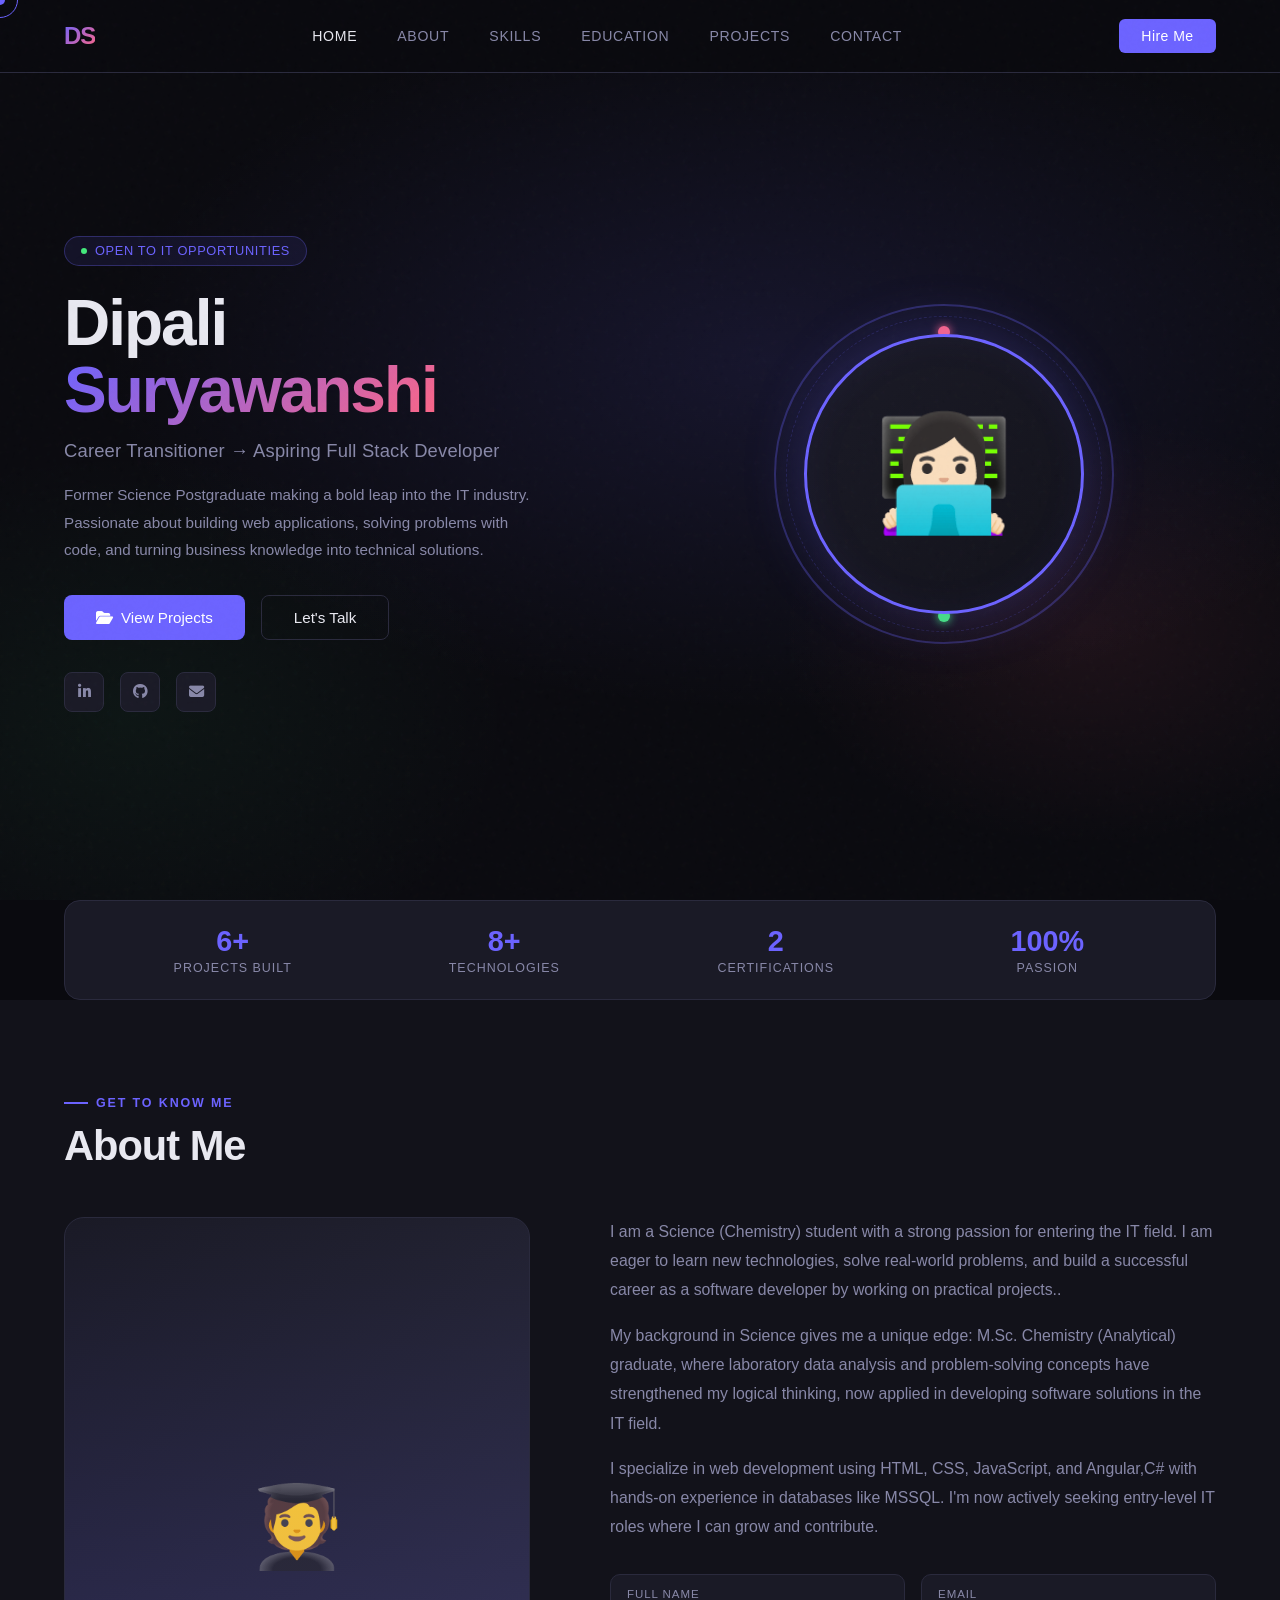
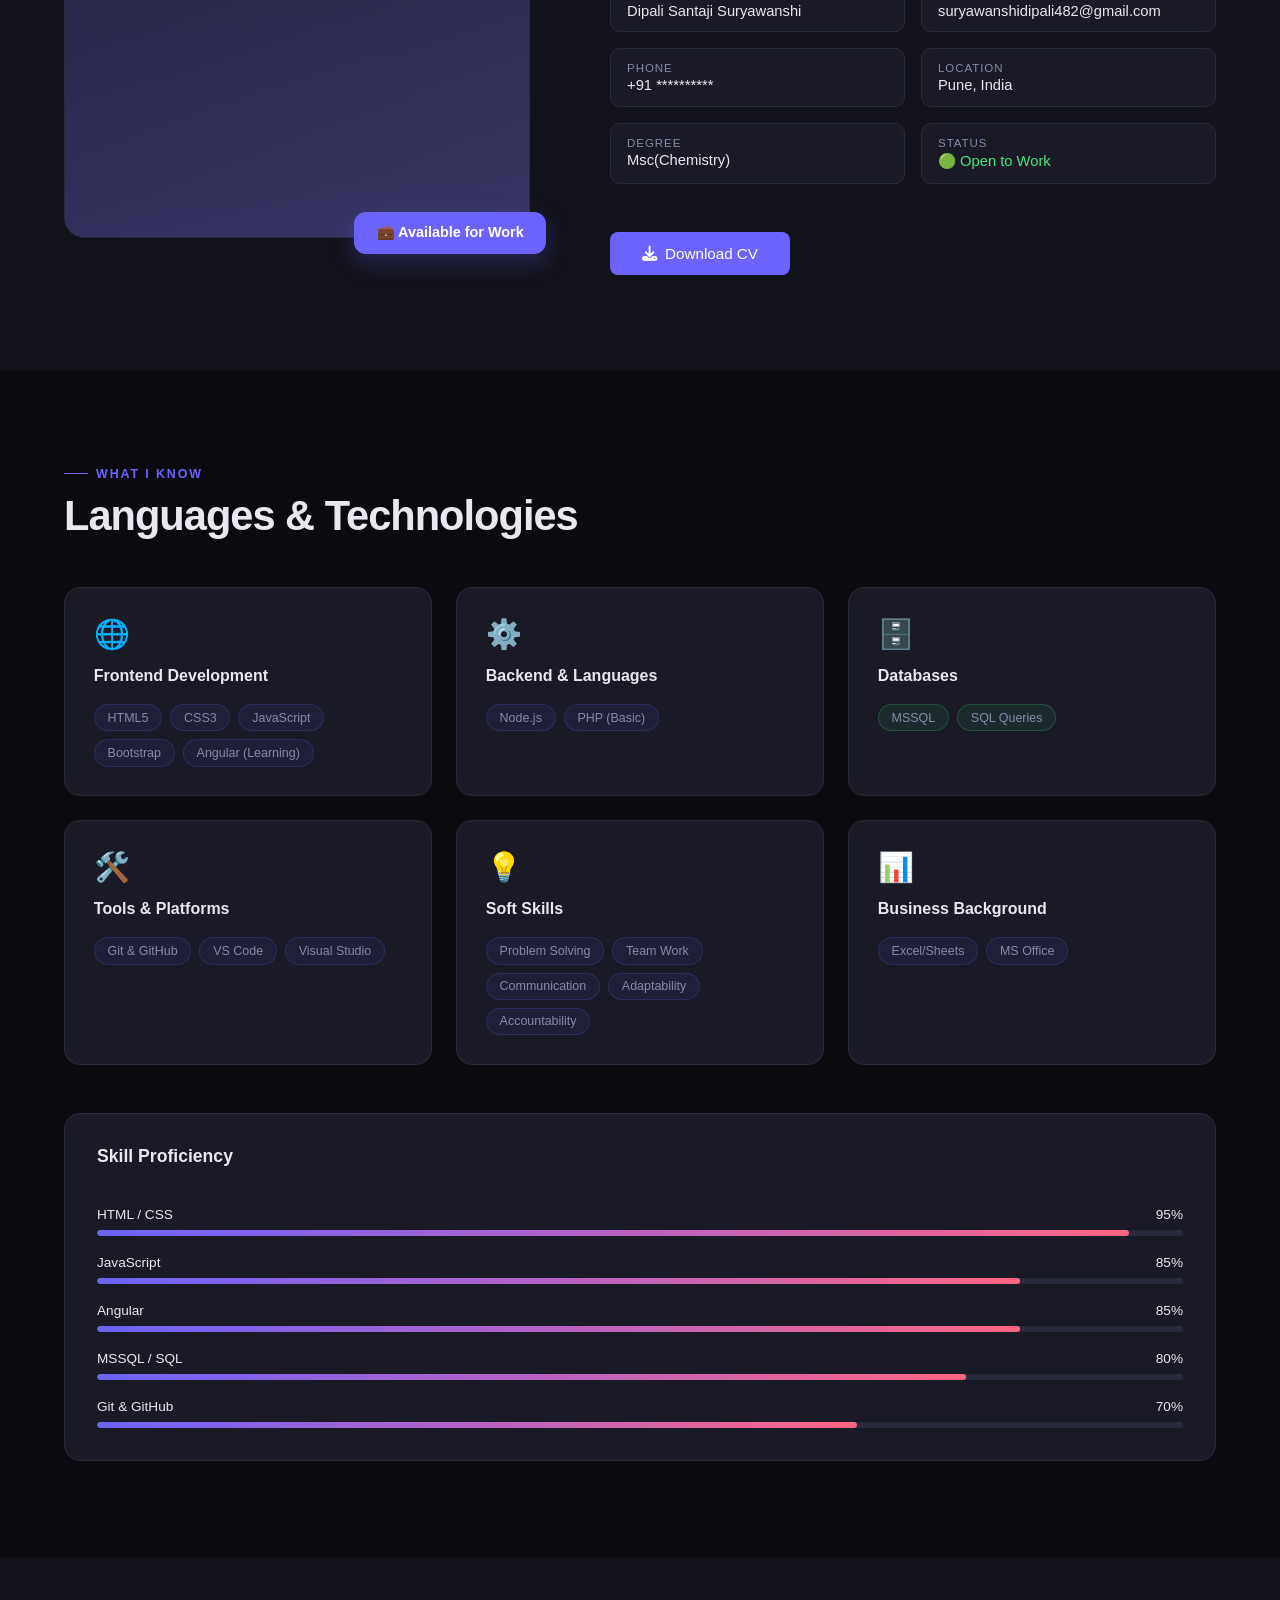
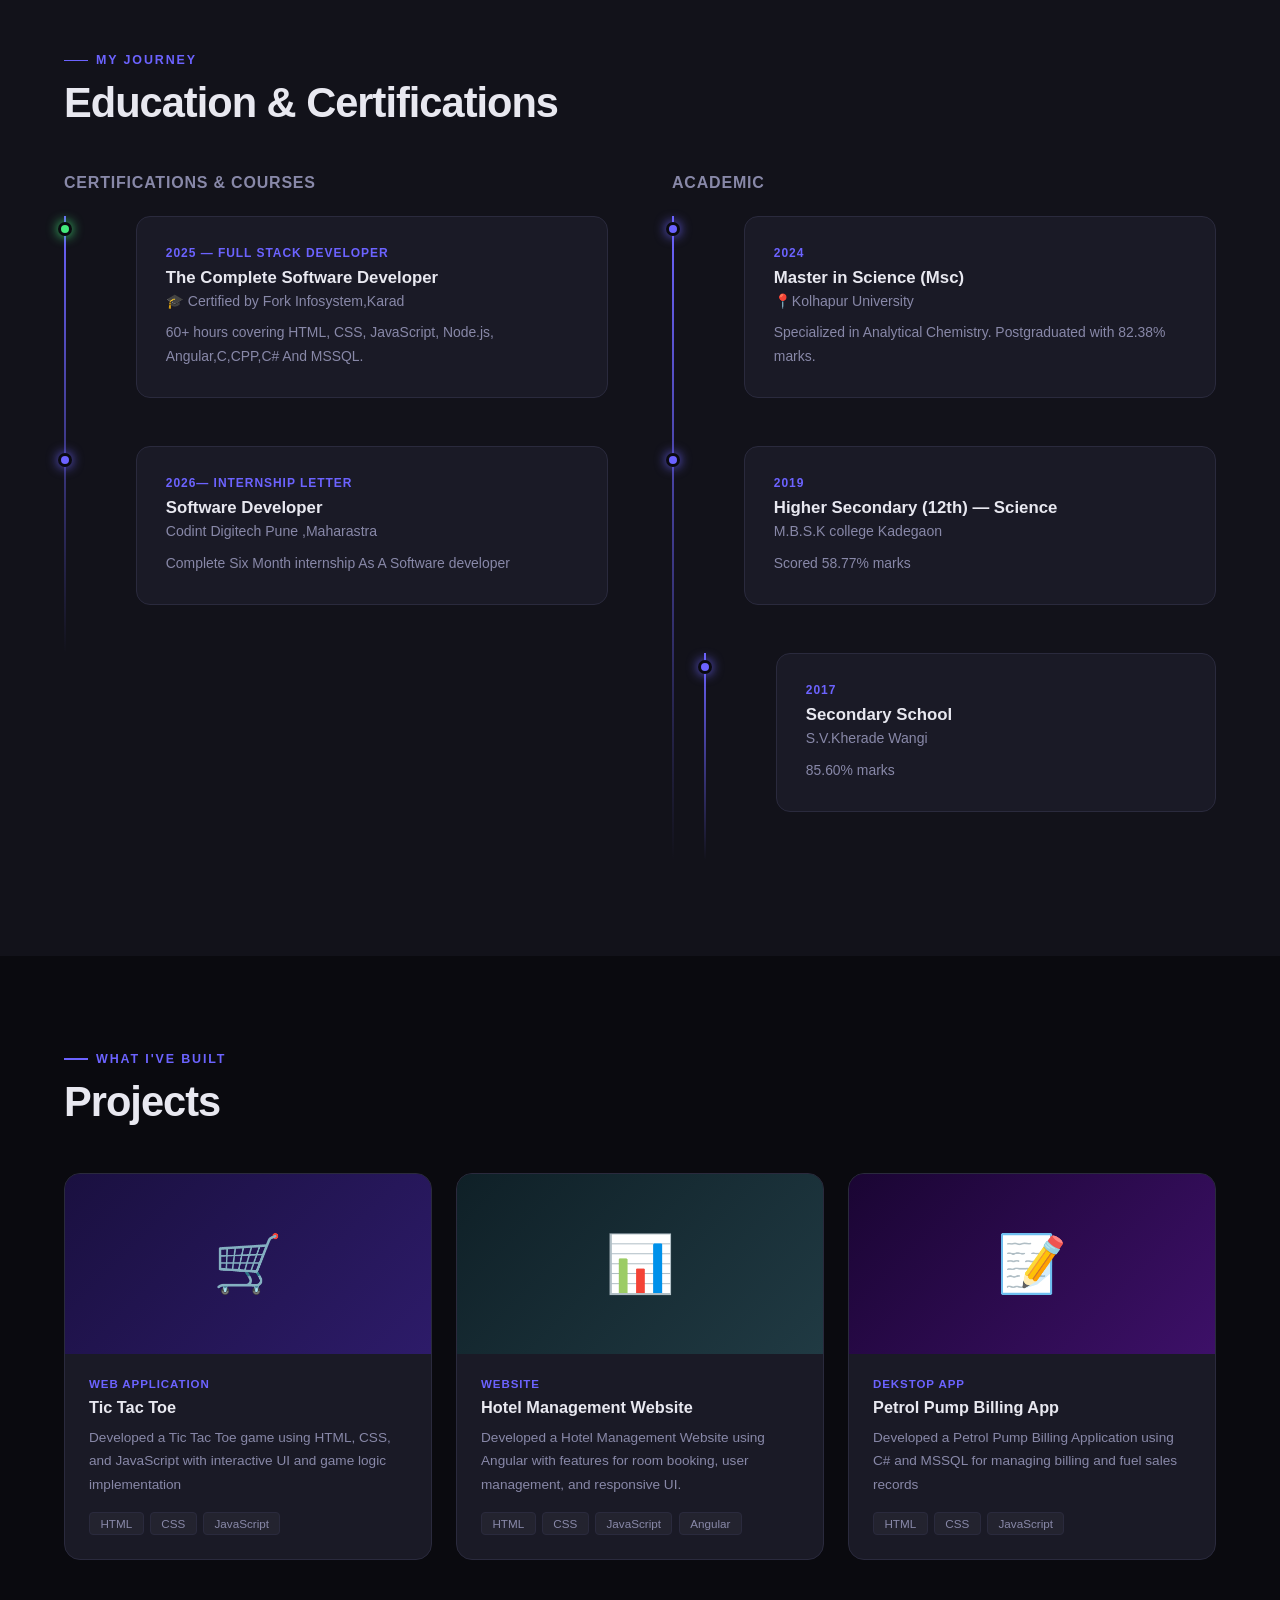
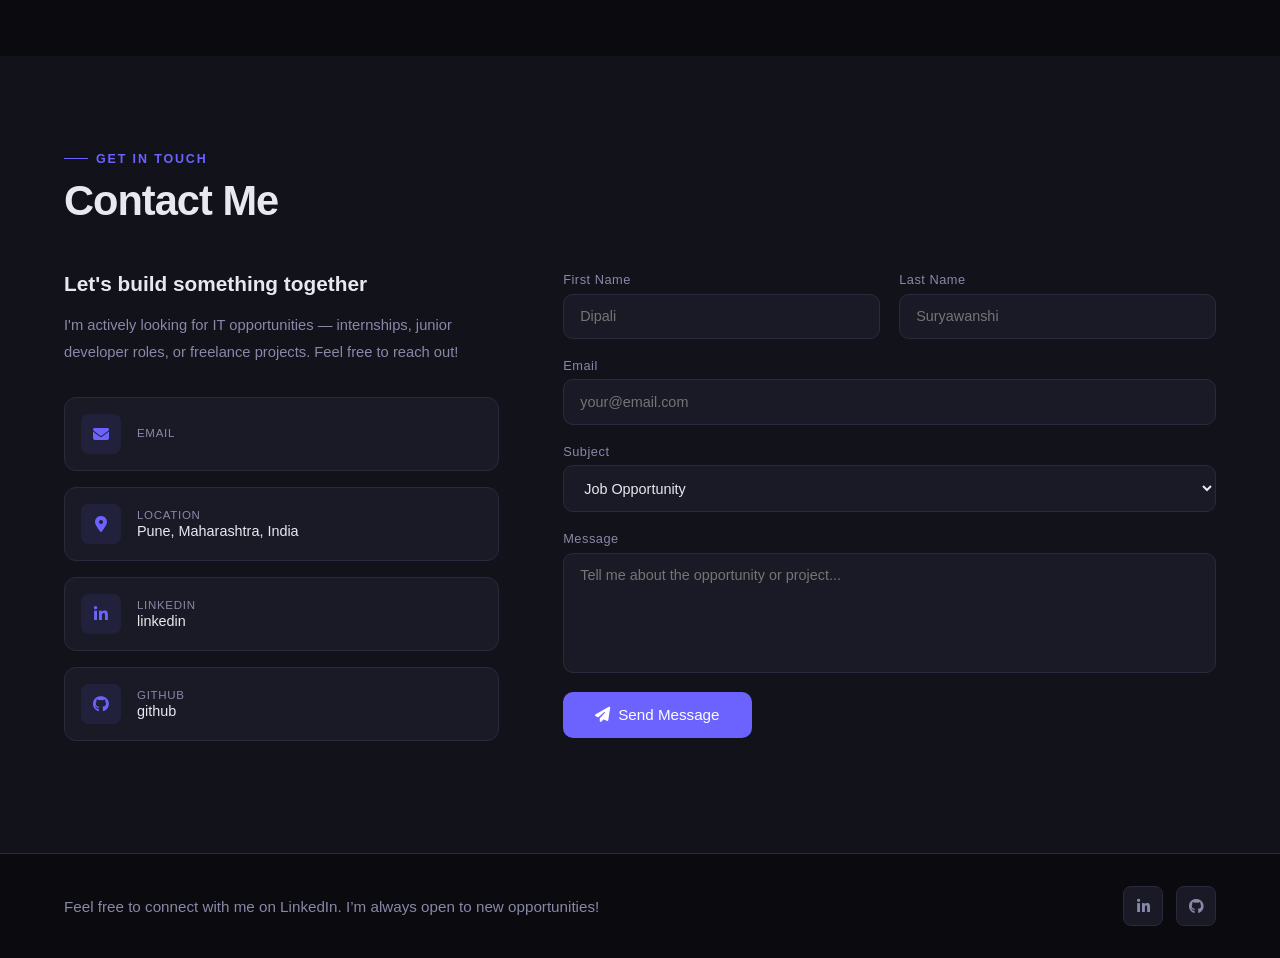
<file: index.html>
<!DOCTYPE html>
<html lang="en">

<head>
  <meta charset="UTF-8">
  <meta name="viewport" content="width=device-width, initial-scale=1.0">
  <title>Dipali Suryawanshi | Software Developer</title>
  <link rel="stylesheet" href="https://cdnjs.cloudflare.com/ajax/libs/font-awesome/6.5.0/css/all.min.css">
  <link rel="stylesheet" href="Style.css">
</head>

<body>

  <div class="cursor" id="cursor"></div>
  <div class="cursor-ring" id="cursorRing"></div>

  <!-- Mobile Nav -->
  <div class="mobile-nav" id="mobileNav">
    <a href="#home" onclick="closeMobile()">Home</a>
    <a href="#about" onclick="closeMobile()">About</a>
    <a href="#skills" onclick="closeMobile()">Skills</a>
    <a href="#education" onclick="closeMobile()">Education</a>
    <a href="#projects" onclick="closeMobile()">Projects</a>
    <a href="#contact" onclick="closeMobile()">Contact</a>
  </div>

  <!-- NAV -->
  <nav id="navbar">
    <div class="nav-logo">DS</div>
    <ul class="nav-links">
      <li><a href="#home">Home</a></li>
      <li><a href="#about">About</a></li>
      <li><a href="#skills">Skills</a></li>
      <li><a href="#education">Education</a></li>
      <li><a href="#projects">Projects</a></li>
      <li><a href="#contact">Contact</a></li>
    </ul>
    <a href="#contact" class="nav-cta">Hire Me</a>
    <div class="hamburger" id="hamburger" onclick="toggleMobile()">
      <span></span><span></span><span></span>
    </div>
  </nav>

  <!-- HERO -->
  <section id="home">
    <div class="hero-bg"></div>
    <div class="hero-grid">
      <div class="hero-content">
        <div class="hero-tag"><span></span> Open to IT Opportunities</div>
        <h1 class="hero-name">Dipali <span class="highlight">Suryawanshi</span></h1>
        <p class="hero-role">Career Transitioner → Aspiring Full Stack Developer</p>
        <p class="hero-desc">Former Science Postgraduate making a bold leap into the IT industry. Passionate about
          building web applications, solving problems with code, and turning business knowledge into technical
          solutions.</p>
        <div class="hero-btns">
          <a href="#projects" class="btn-primary"><i class="fas fa-folder-open"></i> View Projects</a>
          <a href="#contact" class="btn-outline">Let's Talk</a>
        </div>
        <div class="hero-social">
          <a href="https://www.linkedin.com/in/dipali-suryawanshi/" class="social-icon" title="LinkedIn"><i class="fab fa-linkedin-in"></i></a>
          <a href="https://github.com/DipaliSuryawanshi2703" class="social-icon" title="GitHub"><i class="fab fa-github"></i></a>
          <a href="suryawanshidipali482@gmail.com" class="social-icon" title="Email"><i class="fas fa-envelope"></i></a>
        </div>
      </div>
      <div class="hero-image-wrap">
        <div class="hero-avatar-ring">
          <div class="orbit-dot" style="top:20px;left:50%;transform:translateX(-50%)"></div>
          <div class="orbit-dot"
            style="bottom:20px;left:50%;transform:translateX(-50%);background:var(--accent3);box-shadow:0 0 10px var(--accent3)">
          </div>
          <div class="hero-avatar">👩🏻‍💻</div>
        </div>
      </div>
    </div>
  </section>

  <!-- STATS -->
  <div style="padding: 0 4rem; background: var(--bg);">
    <div class="stats-bar reveal" style="max-width:1200px;margin:0 auto;">
      <div class="stat-item">
        <div class="stat-num">6+</div>
        <div class="stat-label">Projects Built</div>
      </div>
      <div class="stat-item">
        <div class="stat-num">8+</div>
        <div class="stat-label">Technologies</div>
      </div>
      <div class="stat-item">
        <div class="stat-num">2</div>
        <div class="stat-label">Certifications</div>
      </div>
      <div class="stat-item">
        <div class="stat-num">100%</div>
        <div class="stat-label">Passion</div>
      </div>
    </div>
  </div>

  <!-- ABOUT -->
  <section id="about">
    <div class="section-wrap">
      <div class="section-tag">Get To Know Me</div>
      <h2 class="section-title">About Me</h2>
      <div class="about-grid">
        <div class="about-img-wrap reveal">
          <div class="about-img">🧑‍🎓</div>
          <div class="about-badge">💼 Available for Work</div>
        </div>
        <div class="about-text reveal">
          <p>I am a Science (Chemistry) student with a strong passion for entering the IT field. I am
            eager to learn new technologies, solve real-world problems, and build a successful career as a software
            developer by working on practical projects..</p>
          <p>My background in Science gives me a unique edge: M.Sc. Chemistry (Analytical) graduate, where laboratory
            data analysis and problem-solving concepts have strengthened my logical thinking, now applied in developing
            software solutions in the IT field.</p>
          <p>I specialize in web development using HTML, CSS, JavaScript, and Angular,C# with hands-on experience in
            databases like MSSQL. I'm now actively seeking entry-level IT roles where I can grow and
            contribute.</p>
          <div class="about-info-grid">
            <div class="info-item">
              <div class="info-label">Full Name</div>
              <div class="info-value">Dipali Santaji Suryawanshi</div>
            </div>
            <div class="info-item">
              <div class="info-label">Email</div>
              <div class="info-value">suryawanshidipali482@gmail.com</div>
            </div>
            <div class="info-item">
              <div class="info-label">Phone</div>
              <div class="info-value">+91 **********</div>
            </div>
            <div class="info-item">
              <div class="info-label">Location</div>
              <div class="info-value">Pune, India</div>
            </div>
            <div class="info-item">
              <div class="info-label">Degree</div>
              <div class="info-value">Msc(Chemistry)</div>
            </div>
            <div class="info-item">
              <div class="info-label">Status</div>
              <div class="info-value" style="color:var(--accent3)">🟢 Open to Work</div>
            </div>
          </div>
          <a href="#" class="btn-primary" style="margin-top:1rem;width:fit-content"><i class="fas fa-download"></i>
            Download CV</a>
        </div>
      </div>
    </div>
  </section>

  <!-- SKILLS -->
  <section id="skills">
    <div class="section-wrap">
      <div class="section-tag">What I Know</div>
      <h2 class="section-title">Languages & Technologies</h2>
      <div class="skills-grid reveal">

        <div class="skill-cat">
          <div class="skill-cat-icon">🌐</div>
          <div class="skill-cat-title">Frontend Development</div>
          <div class="skill-tags">
            <span class="skill-tag">HTML5</span>
            <span class="skill-tag">CSS3</span>
            <span class="skill-tag">JavaScript</span>
            <span class="skill-tag">Bootstrap</span>
            <span class="skill-tag">Angular (Learning)</span>
          </div>
        </div>

        <div class="skill-cat">
          <div class="skill-cat-icon">⚙️</div>
          <div class="skill-cat-title">Backend & Languages</div>
          <div class="skill-tags">
            <span class="skill-tag">Node.js</span>
            <span class="skill-tag">PHP (Basic)</span>

          </div>
        </div>

        <div class="skill-cat">
          <div class="skill-cat-icon">🗄️</div>
          <div class="skill-cat-title">Databases</div>
          <div class="skill-tags">
            <span class="skill-tag db">MSSQL</span>
            <span class="skill-tag db">SQL Queries</span>
          </div>
        </div>

        <div class="skill-cat">
          <div class="skill-cat-icon">🛠️</div>
          <div class="skill-cat-title">Tools & Platforms</div>
          <div class="skill-tags">
            <span class="skill-tag">Git & GitHub</span>
            <span class="skill-tag">VS Code</span>
            <span class="skill-tag">Visual Studio</span>
          </div>
        </div>

        <div class="skill-cat">
          <div class="skill-cat-icon">💡</div>
          <div class="skill-cat-title">Soft Skills</div>
          <div class="skill-tags">
            <span class="skill-tag">Problem Solving</span>
            <span class="skill-tag">Team Work</span>
            <span class="skill-tag">Communication</span>
            <span class="skill-tag">Adaptability</span>
            <span class="skill-tag">Accountability</span>
          </div>
        </div>

        <div class="skill-cat">
          <div class="skill-cat-icon">📊</div>
          <div class="skill-cat-title">Business Background</div>
          <div class="skill-tags">
            <span class="skill-tag">Excel/Sheets</span>
            <span class="skill-tag">MS Office</span>
          </div>
        </div>
      </div>

      <!-- Skill Proficiency Bars -->
      <div class="reveal"
        style="margin-top:3rem;background:var(--card);border:1px solid var(--border);border-radius:16px;padding:2rem;">
        <h3 style="font-family:'Syne',sans-serif;font-weight:700;font-size:1.1rem;margin-bottom:1.5rem;">Skill
          Proficiency</h3>
        <div class="skill-bars" id="skillBars">
          <div class="skill-bar-item">
            <div class="skill-bar-top"><span>HTML / CSS</span><span>95%</span></div>
            <div class="skill-bar-track">
              <div class="skill-bar-fill" data-width="95"></div>
            </div>
          </div>
          <div class="skill-bar-item">
            <div class="skill-bar-top"><span>JavaScript</span><span>85%</span></div>
            <div class="skill-bar-track">
              <div class="skill-bar-fill" data-width="85"></div>
            </div>
          </div>
          <div class="skill-bar-item">
            <div class="skill-bar-top"><span>Angular</span><span>85%</span></div>
            <div class="skill-bar-track">
              <div class="skill-bar-fill" data-width="85"></div>
            </div>
          </div>
          <div class="skill-bar-item">
            <div class="skill-bar-top"><span>MSSQL / SQL</span><span>80%</span></div>
            <div class="skill-bar-track">
              <div class="skill-bar-fill" data-width="80"></div>
            </div>
          </div>
          <div class="skill-bar-item">
            <div class="skill-bar-top"><span>Git & GitHub</span><span>70%</span></div>
            <div class="skill-bar-track">
              <div class="skill-bar-fill" data-width="70"></div>
            </div>
          </div>
        </div>
      </div>
    </div>
  </section>

  <!-- EDUCATION -->
  <section id="education">
    <div class="section-wrap">
      <div class="section-tag">My Journey</div>
      <h2 class="section-title">Education & Certifications</h2>
      <div style="display:grid;grid-template-columns:1fr 1fr;gap:4rem;" class="reveal">
         <div>
            <h3
              style="font-family:'Syne',sans-serif;font-size:1rem;color:var(--muted);margin-bottom:1.5rem;font-weight:600;letter-spacing:0.05em;text-transform:uppercase;">
              Certifications & Courses</h3>
            <div class="timeline">
              <div class="timeline-item">
                <div class="timeline-dot" style="background:var(--accent3);box-shadow:0 0 12px var(--accent3)"></div>
                <div class="timeline-card">
                  <div class="timeline-year">2025 — Full Stack Developer</div>
                  <div class="timeline-degree">The Complete Software Developer</div>
                  <div class="timeline-school">🎓 Certified by Fork Infosystem,Karad</div>
                  <div class="timeline-desc">60+ hours covering HTML, CSS, JavaScript, Node.js, Angular,C,CPP,C# And
                    MSSQL.
                  </div>
                </div>
              </div>

              <div class="timeline-item">
                <div class="timeline-dot" style="background:var(--accent);box-shadow:0 0 12px var(--accent)"></div>
                <div class="timeline-card">
                  <div class="timeline-year">2026— Internship Letter</div>
                  <div class="timeline-degree">Software Developer</div>
                  <div class="timeline-school">Codint Digitech Pune ,Maharastra</div>
                  <div class="timeline-desc">Complete Six Month internship As A Software developer</div>
                </div>
              </div>
            </div>
          </div>
        <div>
          <h3
            style="font-family:'Syne',sans-serif;font-size:1rem;color:var(--muted);margin-bottom:1.5rem;font-weight:600;letter-spacing:0.05em;text-transform:uppercase;">
            Academic</h3>
          <div class="timeline">
            <div class="timeline-item">
              <div class="timeline-dot"></div>
              <div class="timeline-card">
                <div class="timeline-year">2024</div>
                <div class="timeline-degree">Master in Science (Msc)</div>
                <div class="timeline-school">📍Kolhapur University</div>
                <div class="timeline-desc">Specialized in Analytical Chemistry. Postgraduated with 82.38% marks.</div>
              </div>
            </div>
            <div class="timeline-item">
              <div class="timeline-dot"></div>
              <div class="timeline-card">
                <div class="timeline-year">2019</div>
                <div class="timeline-degree">Higher Secondary (12th) — Science</div>
                <div class="timeline-school">M.B.S.K college Kadegaon</div>
                <div class="timeline-desc">Scored 58.77% marks</div>
              </div>
            </div>
            <div class="timeline">
              <div class="timeline-item">
                <div class="timeline-dot"></div>
                <div class="timeline-card">
                  <div class="timeline-year">2017</div>
                  <div class="timeline-degree">Secondary School</div>
                  <div class="timeline-school">S.V.Kherade Wangi</div>
                  <div class="timeline-desc">85.60% marks</div>
                </div>
              </div>
            </div>
          </div>
        </div>
      </div>
      </div>
  </section>

  <!-- PROJECTS -->
  <section id="projects">
    <div class="section-wrap">
      <div class="section-tag">What I've Built</div>
      <h2 class="section-title">Projects</h2>
      <div class="projects-grid">

        <div class="project-card reveal">
          <div class="project-thumb c1">
            🛒
            <div class="project-thumb-overlay">
              <a href="#" class="project-link">Live Demo</a>
              <a href="#" class="project-link">GitHub</a>
            </div>
          </div>
          <div class="project-body">
            <div class="project-tag">Web Application</div>
            <div class="project-title">Tic Tac Toe</div>
            <div class="project-desc">Developed a Tic Tac Toe game using HTML, CSS, and JavaScript with interactive UI
              and game logic implementation</div>
            <div class="project-stack">
              <span class="stack-chip">HTML</span><span class="stack-chip">CSS</span><span
                class="stack-chip">JavaScript</span>
            </div>
          </div>
        </div>

        <div class="project-card reveal">
          <div class="project-thumb c2">
            📊
            <div class="project-thumb-overlay">
              <a href="#" class="project-link">Live Demo</a>
              <a href="#" class="project-link">GitHub</a>
            </div>
          </div>
          <div class="project-body">
            <div class="project-tag">Website</div>
            <div class="project-title">Hotel Management Website</div>
            <div class="project-desc">Developed a Hotel Management Website using Angular with features for room booking,
              user management, and responsive UI.</div>
            <div class="project-stack">
              <span class="stack-chip">HTML</span><span class="stack-chip">CSS</span><span
                class="stack-chip">JavaScript</span><span class="stack-chip">Angular</span>
            </div>
          </div>
        </div>

        <div class="project-card reveal">
          <div class="project-thumb c3">
            📝
            <div class="project-thumb-overlay">
              <a href="#" class="project-link">Live Demo</a>
              <a href="#" class="project-link">GitHub</a>
            </div>
          </div>
          <div class="project-body">
            <div class="project-tag">Dekstop App</div>
            <div class="project-title">Petrol Pump Billing App</div>
            <div class="project-desc">Developed a Petrol Pump Billing Application using C# and MSSQL for managing
              billing and fuel sales records</div>
            <div class="project-stack">
              <span class="stack-chip">HTML</span><span class="stack-chip">CSS</span><span
                class="stack-chip">JavaScript</span>
            </div>
          </div>
        </div>
      </div>
    </div>
  </section>

  <!-- CONTACT -->
  <section id="contact">
    <div class="section-wrap">
      <div class="section-tag">Get In Touch</div>
      <h2 class="section-title">Contact Me</h2>
      <div class="contact-grid">
        <div class="contact-info reveal">
          <h3>Let's build something together</h3>
          <p>I'm actively looking for IT opportunities — internships, junior developer roles, or freelance projects.
            Feel free to reach out!</p>
          <a href="suryawanshidipali482@gmail.com" class="contact-item">
            <div class="contact-icon"><i class="fas fa-envelope"></i></div>
            <div>
              <div class="contact-detail-label">Email</div>
              <div class="contact-detail-val"></div>
            </div>
          </a>

          <a href="#" class="contact-item">
            <div class="contact-icon"><i class="fas fa-map-marker-alt"></i></div>
            <div>
              <div class="contact-detail-label">Location</div>
              <div class="contact-detail-val">Pune, Maharashtra, India</div>
            </div>
          </a>
          <a href="#" class="contact-item">
            <div class="contact-icon"><i class="fab fa-linkedin-in"></i></div>
            <div>
              <div class="contact-detail-label">LinkedIn</div>
              <div class="contact-detail-val">linkedin</div>
            </div>
          </a>
          <a href="#" class="contact-item">
            <div class="contact-icon"><i class="fab fa-github"></i></div>
            <div>
              <div class="contact-detail-label">GitHub</div>
              <div class="contact-detail-val">github</div>
            </div>
          </a>
        </div>
        <div class="reveal">
          <form class="contact-form" id="contactForm">
            <div class="form-row">
              <div class="form-group"><label>First Name</label><input type="text" placeholder="Dipali"></div>
              <div class="form-group"><label>Last Name</label><input type="text" placeholder="Suryawanshi"></div>
            </div>
            <div class="form-group"><label>Email</label><input type="email" placeholder="your@email.com"></div>
            <div class="form-group">
              <label>Subject</label>
              <select>
                <option>Job Opportunity</option>
                <option>Freelance Project</option>
                <option>Collaboration</option>
                <option>Just Saying Hi</option>
                <option>Other</option>
              </select>
            </div>
            <div class="form-group"><label>Message</label><textarea
                placeholder="Tell me about the opportunity or project..."></textarea></div>
            <button type="button" class="form-submit" onclick="submitForm()"><i class="fas fa-paper-plane"></i> Send
              Message</button>
            <div class="form-success" id="formSuccess"><i class="fas fa-check-circle"></i> Message sent! I'll reply
              within 24 hours.</div>
          </form>
        </div>
      </div>
    </div>
  </section>

  <!-- FOOTER -->
  <footer>
    <p>Feel free to connect with me on LinkedIn. I’m always open to new opportunities!</p>
    <div class="footer-social">
      <a href="https://www.linkedin.com/in/dipali-suryawanshi/" class="social-icon"><i class="fab fa-linkedin-in"></i></a>
      <a href="https://github.com/DipaliSuryawanshi2703" class="social-icon"><i class="fab fa-github"></i></a>
    </div>
  </footer>

  <script src="./Script.js"></script>
</body>

</html>
</file>
<file: Style.css>
:root {
    --bg: #0a0a0f;
    --surface: #12121a;
    --card: #1a1a26;
    --border: #2a2a3d;
    --accent: #6c63ff;
    --accent2: #ff6584;
    --accent3: #43e97b;
    --text: #e8e8f0;
    --muted: #8888a8;
    --glow: rgba(108,99,255,0.25);
  }

  *, *::before, *::after { margin: 0; padding: 0; box-sizing: border-box; }

  html { scroll-behavior: smooth; }

  body {
    font-family: 'DM Sans', sans-serif;
    background: var(--bg);
    color: var(--text);
    overflow-x: hidden;
    cursor: none;
  }

  /* Custom Cursor */
  .cursor { position: fixed; width: 10px; height: 10px; background: var(--accent); border-radius: 50%; pointer-events: none; z-index: 9999; transition: transform 0.1s; transform: translate(-50%,-50%); }
  .cursor-ring { position: fixed; width: 36px; height: 36px; border: 1.5px solid var(--accent); border-radius: 50%; pointer-events: none; z-index: 9998; transition: transform 0.18s ease, width 0.2s, height 0.2s; transform: translate(-50%,-50%); }
  body:hover .cursor-ring.hovering { width: 52px; height: 52px; border-color: var(--accent2); }

  /* Noise Overlay */
  body::before {
    content: '';
    position: fixed; inset: 0;
    background-image: url("data:image/svg+xml,%3Csvg viewBox='0 0 200 200' xmlns='http://www.w3.org/2000/svg'%3E%3Cfilter id='n'%3E%3CfeTurbulence type='fractalNoise' baseFrequency='0.75' numOctaves='4' stitchTiles='stitch'/%3E%3C/filter%3E%3Crect width='100%25' height='100%25' filter='url(%23n)' opacity='0.04'/%3E%3C/svg%3E");
    pointer-events: none; z-index: 9997; opacity: 0.5;
  }

  /* NAV */
  nav {
    position: fixed; top: 0; left: 0; right: 0; z-index: 999;
    padding: 1.2rem 4rem;
    display: flex; align-items: center; justify-content: space-between;
    background: rgba(10,10,15,0.85);
    backdrop-filter: blur(20px);
    border-bottom: 1px solid var(--border);
    transition: all 0.3s;
  }
  .nav-logo {
    font-family: 'Syne', sans-serif;
    font-size: 1.5rem; font-weight: 800;
    background: linear-gradient(135deg, var(--accent), var(--accent2));
    -webkit-background-clip: text; -webkit-text-fill-color: transparent;
    letter-spacing: -1px;
  }
  .nav-links { display: flex; gap: 2.5rem; list-style: none; }
  .nav-links a {
    font-size: 0.88rem; font-weight: 500; color: var(--muted);
    text-decoration: none; letter-spacing: 0.05em; text-transform: uppercase;
    transition: color 0.3s; position: relative;
  }
  .nav-links a::after {
    content: ''; position: absolute; left: 0; bottom: -4px;
    width: 0; height: 1.5px;
    background: var(--accent); transition: width 0.3s;
  }
  .nav-links a:hover { color: var(--text); }
  .nav-links a:hover::after { width: 100%; }
  .nav-cta {
    padding: 0.55rem 1.4rem;
    background: var(--accent); color: #fff;
    border: none; border-radius: 6px;
    font-family: 'DM Sans', sans-serif; font-size: 0.88rem; font-weight: 500;
    cursor: none; transition: all 0.3s; letter-spacing: 0.03em;
    text-decoration: none;
  }
  .nav-cta:hover { background: #8b85ff; transform: translateY(-1px); box-shadow: 0 8px 24px var(--glow); }

  /* HAMBURGER */
  .hamburger { display: none; flex-direction: column; gap: 5px; cursor: none; }
  .hamburger span { width: 24px; height: 2px; background: var(--text); transition: all 0.3s; }

  /* HERO */
  #home {
    min-height: 100vh;
    display: flex; align-items: center;
    padding: 7rem 4rem 4rem;
    position: relative;
    overflow: hidden;
  }
  .hero-bg {
    position: absolute; inset: 0;
    background: radial-gradient(ellipse 80% 60% at 60% 40%, rgba(108,99,255,0.12) 0%, transparent 65%),
                radial-gradient(ellipse 40% 40% at 85% 70%, rgba(255,101,132,0.08) 0%, transparent 60%),
                radial-gradient(ellipse 50% 50% at 10% 80%, rgba(67,233,123,0.05) 0%, transparent 60%);
  }
  .hero-grid {
    display: grid; grid-template-columns: 1fr 1fr;
    gap: 4rem; align-items: center;
    max-width: 1200px; margin: 0 auto; width: 100%;
    position: relative; z-index: 1;
  }
  .hero-tag {
    display: inline-flex; align-items: center; gap: 0.5rem;
    padding: 0.4rem 1rem;
    background: rgba(108,99,255,0.1); border: 1px solid rgba(108,99,255,0.3);
    border-radius: 100px; font-size: 0.8rem; color: var(--accent);
    font-weight: 500; letter-spacing: 0.05em; text-transform: uppercase;
    margin-bottom: 1.5rem; width: fit-content;
    animation: fadeUp 0.6s ease both;
  }
  .hero-tag span { width: 6px; height: 6px; background: var(--accent3); border-radius: 50%; animation: pulse 2s infinite; }
  @keyframes pulse { 0%,100%{opacity:1;transform:scale(1)} 50%{opacity:0.5;transform:scale(1.4)} }
  .hero-name {
    font-family: 'Syne', sans-serif;
    font-size: clamp(2.8rem, 5vw, 4.5rem); font-weight: 800;
    line-height: 1.05; letter-spacing: -2px;
    animation: fadeUp 0.6s 0.1s ease both;
  }
  .hero-name .highlight {
    background: linear-gradient(135deg, var(--accent) 0%, var(--accent2) 100%);
    -webkit-background-clip: text; -webkit-text-fill-color: transparent;
  }
  .hero-role {
    font-size: 1.15rem; color: var(--muted); font-weight: 300;
    margin: 1rem 0 0.5rem; letter-spacing: 0.01em;
    animation: fadeUp 0.6s 0.2s ease both;
  }
  .hero-desc {
    font-size: 0.95rem; color: var(--muted); line-height: 1.8;
    max-width: 480px; margin: 1.2rem 0 2rem;
    animation: fadeUp 0.6s 0.3s ease both;
  }
  .hero-btns { display: flex; gap: 1rem; animation: fadeUp 0.6s 0.4s ease both; flex-wrap: wrap; }
  .btn-primary {
    padding: 0.8rem 2rem;
    background: var(--accent); color: #fff;
    border: none; border-radius: 8px;
    font-family: 'DM Sans', sans-serif; font-size: 0.95rem; font-weight: 500;
    cursor: none; transition: all 0.3s; text-decoration: none; display: inline-flex; align-items: center; gap: 0.5rem;
  }
  .btn-primary:hover { transform: translateY(-2px); box-shadow: 0 12px 32px var(--glow); }
  .btn-outline {
    padding: 0.8rem 2rem;
    background: transparent; color: var(--text);
    border: 1px solid var(--border); border-radius: 8px;
    font-family: 'DM Sans', sans-serif; font-size: 0.95rem;
    cursor: none; transition: all 0.3s; text-decoration: none;
  }
  .btn-outline:hover { border-color: var(--accent); color: var(--accent); transform: translateY(-2px); }
  .hero-social { display: flex; gap: 1rem; margin-top: 2rem; animation: fadeUp 0.6s 0.5s ease both; }
  .social-icon {
    width: 40px; height: 40px;
    background: var(--card); border: 1px solid var(--border);
    border-radius: 8px; display: flex; align-items: center; justify-content: center;
    color: var(--muted); text-decoration: none; font-size: 0.95rem;
    transition: all 0.3s;
  }
  .social-icon:hover { border-color: var(--accent); color: var(--accent); transform: translateY(-3px); box-shadow: 0 8px 20px var(--glow); }

  /* Hero Image */
  .hero-image-wrap {
    display: flex; justify-content: center; align-items: center;
    animation: fadeUp 0.6s 0.2s ease both;
    position: relative;
  }
  .hero-avatar-ring {
    width: 340px; height: 340px; border-radius: 50%;
    border: 2px solid rgba(108,99,255,0.3);
    display: flex; align-items: center; justify-content: center;
    position: relative; animation: rotate 20s linear infinite;
  }
  .hero-avatar-ring::before {
    content: ''; position: absolute; inset: 10px;
    border-radius: 50%; border: 1px dashed rgba(108,99,255,0.2);
  }
  .hero-avatar {
    width: 280px; height: 280px; border-radius: 50%;
    background: linear-gradient(135deg, var(--card), var(--surface));
    border: 3px solid var(--accent);
    display: flex; align-items: center; justify-content: center;
    font-size: 7rem; position: absolute;
    box-shadow: 0 0 60px var(--glow), inset 0 0 40px rgba(108,99,255,0.05);
    animation: float 6s ease-in-out infinite;
    counter-reset: none;
  }
  .orbit-dot {
    position: absolute; width: 12px; height: 12px;
    background: var(--accent2); border-radius: 50%;
    box-shadow: 0 0 10px var(--accent2);
  }
  @keyframes rotate { from{transform:rotate(0deg)} to{transform:rotate(360deg)} }
  @keyframes float { 0%,100%{transform:translateY(0)} 50%{transform:translateY(-12px)} }
  @keyframes fadeUp { from{opacity:0;transform:translateY(24px)} to{opacity:1;transform:translateY(0)} }

  /* Stats Bar */
  .stats-bar {
    background: var(--card); border: 1px solid var(--border);
    border-radius: 16px; padding: 1.5rem 2.5rem;
    display: grid; grid-template-columns: repeat(4, 1fr);
    gap: 1rem; max-width: 1200px; margin: 0 auto 0;
    position: relative; z-index: 2;
  }
  .stat-item { text-align: center; }
  .stat-num { font-family: 'Syne', sans-serif; font-size: 1.8rem; font-weight: 800; color: var(--accent); }
  .stat-label { font-size: 0.78rem; color: var(--muted); text-transform: uppercase; letter-spacing: 0.08em; margin-top: 0.2rem; }
  .stat-divider { width: 1px; background: var(--border); }

  /* SECTIONS */
  section { padding: 6rem 4rem; }
  .section-wrap { max-width: 1200px; margin: 0 auto; }
  .section-tag {
    font-size: 0.78rem; color: var(--accent); font-weight: 600;
    letter-spacing: 0.15em; text-transform: uppercase;
    display: flex; align-items: center; gap: 0.5rem; margin-bottom: 0.8rem;
  }
  .section-tag::before { content: ''; width: 24px; height: 1.5px; background: var(--accent); }
  .section-title {
    font-family: 'Syne', sans-serif;
    font-size: clamp(1.8rem, 3.5vw, 2.6rem); font-weight: 700;
    letter-spacing: -1px; margin-bottom: 3rem; line-height: 1.1;
  }

  /* ABOUT */
  #about { background: var(--surface); }
  .about-grid { display: grid; grid-template-columns: 1fr 1.3fr; gap: 5rem; align-items: start; }
  .about-img-wrap { position: relative; }
  .about-img {
    width: 100%; aspect-ratio: 3/4;
    background: linear-gradient(135deg, var(--card) 0%, var(--border) 100%);
    border-radius: 20px;
    display: flex; align-items: center; justify-content: center;
    font-size: 5rem; border: 1px solid var(--border);
    position: relative; overflow: hidden;
  }
  .about-img::after {
    content: ''; position: absolute; inset: 0;
    background: linear-gradient(to top, rgba(108,99,255,0.2), transparent);
  }
  .about-badge {
    position: absolute; bottom: -16px; right: -16px;
    background: var(--accent); color: #fff;
    padding: 0.8rem 1.4rem; border-radius: 12px;
    font-family: 'Syne', sans-serif; font-weight: 700;
    font-size: 0.9rem; box-shadow: 0 8px 24px var(--glow);
  }
  .about-text p { color: var(--muted); line-height: 1.85; font-size: 0.99rem; margin-bottom: 1rem; }
  .about-info-grid { display: grid; grid-template-columns: 1fr 1fr; gap: 1rem; margin: 2rem 0; }
  .info-item { padding: 0.8rem 1rem; background: var(--card); border: 1px solid var(--border); border-radius: 10px; }
  .info-label { font-size: 0.72rem; color: var(--muted); text-transform: uppercase; letter-spacing: 0.08em; }
  .info-value { font-size: 0.92rem; color: var(--text); font-weight: 500; margin-top: 0.2rem; }

  /* SKILLS */
  .skills-grid { display: grid; grid-template-columns: repeat(3, 1fr); gap: 1.5rem; }
  .skill-cat { background: var(--card); border: 1px solid var(--border); border-radius: 16px; padding: 1.8rem; transition: all 0.3s; }
  .skill-cat:hover { border-color: var(--accent); transform: translateY(-4px); box-shadow: 0 16px 40px rgba(108,99,255,0.1); }
  .skill-cat-icon { font-size: 1.8rem; margin-bottom: 1rem; }
  .skill-cat-title { font-family: 'Syne', sans-serif; font-weight: 700; font-size: 1rem; margin-bottom: 1.2rem; }
  .skill-tags { display: flex; flex-wrap: wrap; gap: 0.5rem; }
  .skill-tag {
    padding: 0.35rem 0.8rem;
    background: rgba(108,99,255,0.08); border: 1px solid rgba(108,99,255,0.2);
    border-radius: 100px; font-size: 0.78rem; color: var(--muted);
    transition: all 0.2s;
  }
  .skill-tag:hover { background: rgba(108,99,255,0.2); color: var(--accent); }
  .skill-tag.db { background: rgba(67,233,123,0.08); border-color: rgba(67,233,123,0.2); }
  .skill-tag.db:hover { color: var(--accent3); }

  /* Skill Bars */
  .skill-bars { display: flex; flex-direction: column; gap: 1.2rem; margin-top: 2.5rem; }
  .skill-bar-item {}
  .skill-bar-top { display: flex; justify-content: space-between; margin-bottom: 0.5rem; font-size: 0.85rem; }
  .skill-bar-track { height: 6px; background: var(--border); border-radius: 3px; overflow: hidden; }
  .skill-bar-fill { height: 100%; border-radius: 3px; background: linear-gradient(90deg, var(--accent), var(--accent2)); width: 0; transition: width 1.2s cubic-bezier(0.4,0,0.2,1); }

  /* EDUCATION */
  #education { background: var(--surface); }
  .timeline { position: relative; padding-left: 2rem; }
  .timeline::before { content: ''; position: absolute; left: 0; top: 0; bottom: 0; width: 2px; background: linear-gradient(to bottom, var(--accent), transparent); }
  .timeline-item { position: relative; padding: 0 0 3rem 2.5rem; }
  .timeline-dot { position: absolute; left: -2.4rem; top: 0.4rem; width: 14px; height: 14px; background: var(--accent); border-radius: 50%; border: 3px solid var(--bg); box-shadow: 0 0 12px var(--accent); }
  .timeline-card { background: var(--card); border: 1px solid var(--border); border-radius: 14px; padding: 1.8rem; transition: all 0.3s; }
  .timeline-card:hover { border-color: var(--accent); transform: translateX(4px); }
  .timeline-year { font-size: 0.75rem; color: var(--accent); font-weight: 600; letter-spacing: 0.08em; text-transform: uppercase; margin-bottom: 0.5rem; }
  .timeline-degree { font-family: 'Syne', sans-serif; font-weight: 700; font-size: 1.05rem; }
  .timeline-school { color: var(--muted); font-size: 0.88rem; margin: 0.3rem 0 0.8rem; }
  .timeline-desc { color: var(--muted); font-size: 0.87rem; line-height: 1.7; }

  /* PROJECTS */
  .projects-grid { display: grid; grid-template-columns: repeat(3, 1fr); gap: 1.5rem; }
  .project-card {
    background: var(--card); border: 1px solid var(--border);
    border-radius: 16px; overflow: hidden;
    transition: all 0.3s; position: relative;
  }
  .project-card:hover { transform: translateY(-6px); border-color: var(--accent); box-shadow: 0 20px 50px rgba(108,99,255,0.12); }
  .project-thumb {
    height: 180px; display: flex; align-items: center; justify-content: center;
    font-size: 3.5rem; position: relative; overflow: hidden;
  }
  .project-thumb.c1 { background: linear-gradient(135deg, #1a1040, #2d1b69); }
  .project-thumb.c2 { background: linear-gradient(135deg, #0f2027, #203a43); }
  .project-thumb.c3 { background: linear-gradient(135deg, #1a0533, #3d1068); }
  .project-thumb.c4 { background: linear-gradient(135deg, #0d1f1c, #1a4a3a); }
  .project-thumb.c5 { background: linear-gradient(135deg, #1c0d10, #4a1a27); }
  .project-thumb.c6 { background: linear-gradient(135deg, #1a1000, #4a3300); }
  .project-thumb-overlay {
    position: absolute; inset: 0;
    display: flex; gap: 0.5rem;
    align-items: center; justify-content: center;
    background: rgba(108,99,255,0.9);
    opacity: 0; transition: all 0.3s;
  }
  .project-card:hover .project-thumb-overlay { opacity: 1; }
  .project-link {
    padding: 0.5rem 1.2rem;
    background: #fff; color: var(--bg);
    border-radius: 6px; font-size: 0.82rem; font-weight: 600;
    text-decoration: none; cursor: none; transition: transform 0.2s;
  }
  .project-link:hover { transform: scale(1.05); }
  .project-body { padding: 1.5rem; }
  .project-tag { font-size: 0.72rem; color: var(--accent); font-weight: 600; letter-spacing: 0.08em; text-transform: uppercase; margin-bottom: 0.5rem; }
  .project-title { font-family: 'Syne', sans-serif; font-weight: 700; font-size: 1.02rem; margin-bottom: 0.6rem; }
  .project-desc { color: var(--muted); font-size: 0.85rem; line-height: 1.7; margin-bottom: 1rem; }
  .project-stack { display: flex; flex-wrap: wrap; gap: 0.4rem; }
  .stack-chip { padding: 0.25rem 0.65rem; background: rgba(255,255,255,0.04); border: 1px solid var(--border); border-radius: 4px; font-size: 0.73rem; color: var(--muted); }

  /* CONTACT */
  #contact { background: var(--surface); }
  .contact-grid { display: grid; grid-template-columns: 1fr 1.5fr; gap: 4rem; align-items: start; }
  .contact-info h3 { font-family: 'Syne', sans-serif; font-size: 1.3rem; font-weight: 700; margin-bottom: 1rem; }
  .contact-info p { color: var(--muted); font-size: 0.92rem; line-height: 1.8; margin-bottom: 2rem; }
  .contact-item { display: flex; align-items: center; gap: 1rem; padding: 1rem; background: var(--card); border: 1px solid var(--border); border-radius: 12px; margin-bottom: 1rem; text-decoration: none; color: var(--text); transition: all 0.3s; }
  .contact-item:hover { border-color: var(--accent); transform: translateX(4px); }
  .contact-icon { width: 40px; height: 40px; background: rgba(108,99,255,0.1); border-radius: 8px; display: flex; align-items: center; justify-content: center; color: var(--accent); font-size: 1rem; flex-shrink: 0; }
  .contact-detail-label { font-size: 0.72rem; color: var(--muted); text-transform: uppercase; letter-spacing: 0.06em; }
  .contact-detail-val { font-size: 0.9rem; font-weight: 500; margin-top: 0.1rem; }

  /* Form */
  .contact-form { display: flex; flex-direction: column; gap: 1.2rem; }
  .form-row { display: grid; grid-template-columns: 1fr 1fr; gap: 1.2rem; }
  .form-group { display: flex; flex-direction: column; gap: 0.4rem; }
  .form-group label { font-size: 0.8rem; color: var(--muted); font-weight: 500; letter-spacing: 0.04em; }
  .form-group input, .form-group textarea, .form-group select {
    background: var(--card); border: 1px solid var(--border); color: var(--text);
    border-radius: 10px; padding: 0.85rem 1rem;
    font-family: 'DM Sans', sans-serif; font-size: 0.9rem;
    transition: border-color 0.3s; outline: none; resize: none;
  }
  .form-group input:focus, .form-group textarea:focus { border-color: var(--accent); box-shadow: 0 0 0 3px rgba(108,99,255,0.1); }
  .form-group textarea { min-height: 120px; }
  .form-submit {
    padding: 0.9rem 2rem; background: var(--accent); color: #fff;
    border: none; border-radius: 10px;
    font-family: 'DM Sans', sans-serif; font-size: 0.95rem; font-weight: 500;
    cursor: none; transition: all 0.3s; display: flex; align-items: center; gap: 0.5rem; width: fit-content;
  }
  .form-submit:hover { background: #8b85ff; transform: translateY(-2px); box-shadow: 0 12px 30px var(--glow); }
  .form-success { display: none; padding: 1rem; background: rgba(67,233,123,0.1); border: 1px solid rgba(67,233,123,0.3); border-radius: 10px; color: var(--accent3); font-size: 0.9rem; align-items: center; gap: 0.5rem; }

  /* FOOTER */
  footer {
    padding: 2rem 4rem;
    background: var(--bg);
    border-top: 1px solid var(--border);
    display: flex; align-items: center; justify-content: space-between;
    flex-wrap: wrap; gap: 1rem;
  }
  footer p { font-size: 0.95rem; color: var(--muted); }
  .footer-social { display: flex; gap: 0.8rem; }

  /* Mobile */
  @media (max-width: 900px) {
    nav { padding: 1rem 1.5rem; }
    .nav-links, .nav-cta { display: none; }
    .hamburger { display: flex; }
    #home, section { padding: 5rem 1.5rem 3rem; }
    .hero-grid, .about-grid, .contact-grid { grid-template-columns: 1fr; gap: 2.5rem; }
    .hero-image-wrap { order: -1; }
    .hero-avatar-ring { width: 220px; height: 220px; }
    .hero-avatar { width: 180px; height: 180px; font-size: 5rem; }
    .skills-grid, .projects-grid { grid-template-columns: 1fr 1fr; }
    .stats-bar { grid-template-columns: 1fr 1fr; }
    footer { flex-direction: column; text-align: center; }
    .form-row { grid-template-columns: 1fr; }
    .about-info-grid { grid-template-columns: 1fr; }
  }
  @media (max-width: 600px) {
    .skills-grid, .projects-grid { grid-template-columns: 1fr; }
    .hero-name { font-size: 2.4rem; }
  }

  /* Scroll Reveal */
  .reveal { opacity: 0; transform: translateY(30px); transition: opacity 0.7s ease, transform 0.7s ease; }
  .reveal.visible { opacity: 1; transform: translateY(0); }

  /* Mobile Nav Overlay */
  .mobile-nav {
    position: fixed; inset: 0; background: var(--bg);
    z-index: 998; display: flex; flex-direction: column;
    align-items: center; justify-content: center; gap: 2rem;
    transform: translateY(-100%); transition: transform 0.4s cubic-bezier(0.4,0,0.2,1);
  }
  .mobile-nav.open { transform: translateY(0); }
  .mobile-nav a { font-family: 'Syne', sans-serif; font-size: 2rem; color: var(--text); text-decoration: none; font-weight: 700; transition: color 0.2s; }
  .mobile-nav a:hover { color: var(--accent); }
</file>
